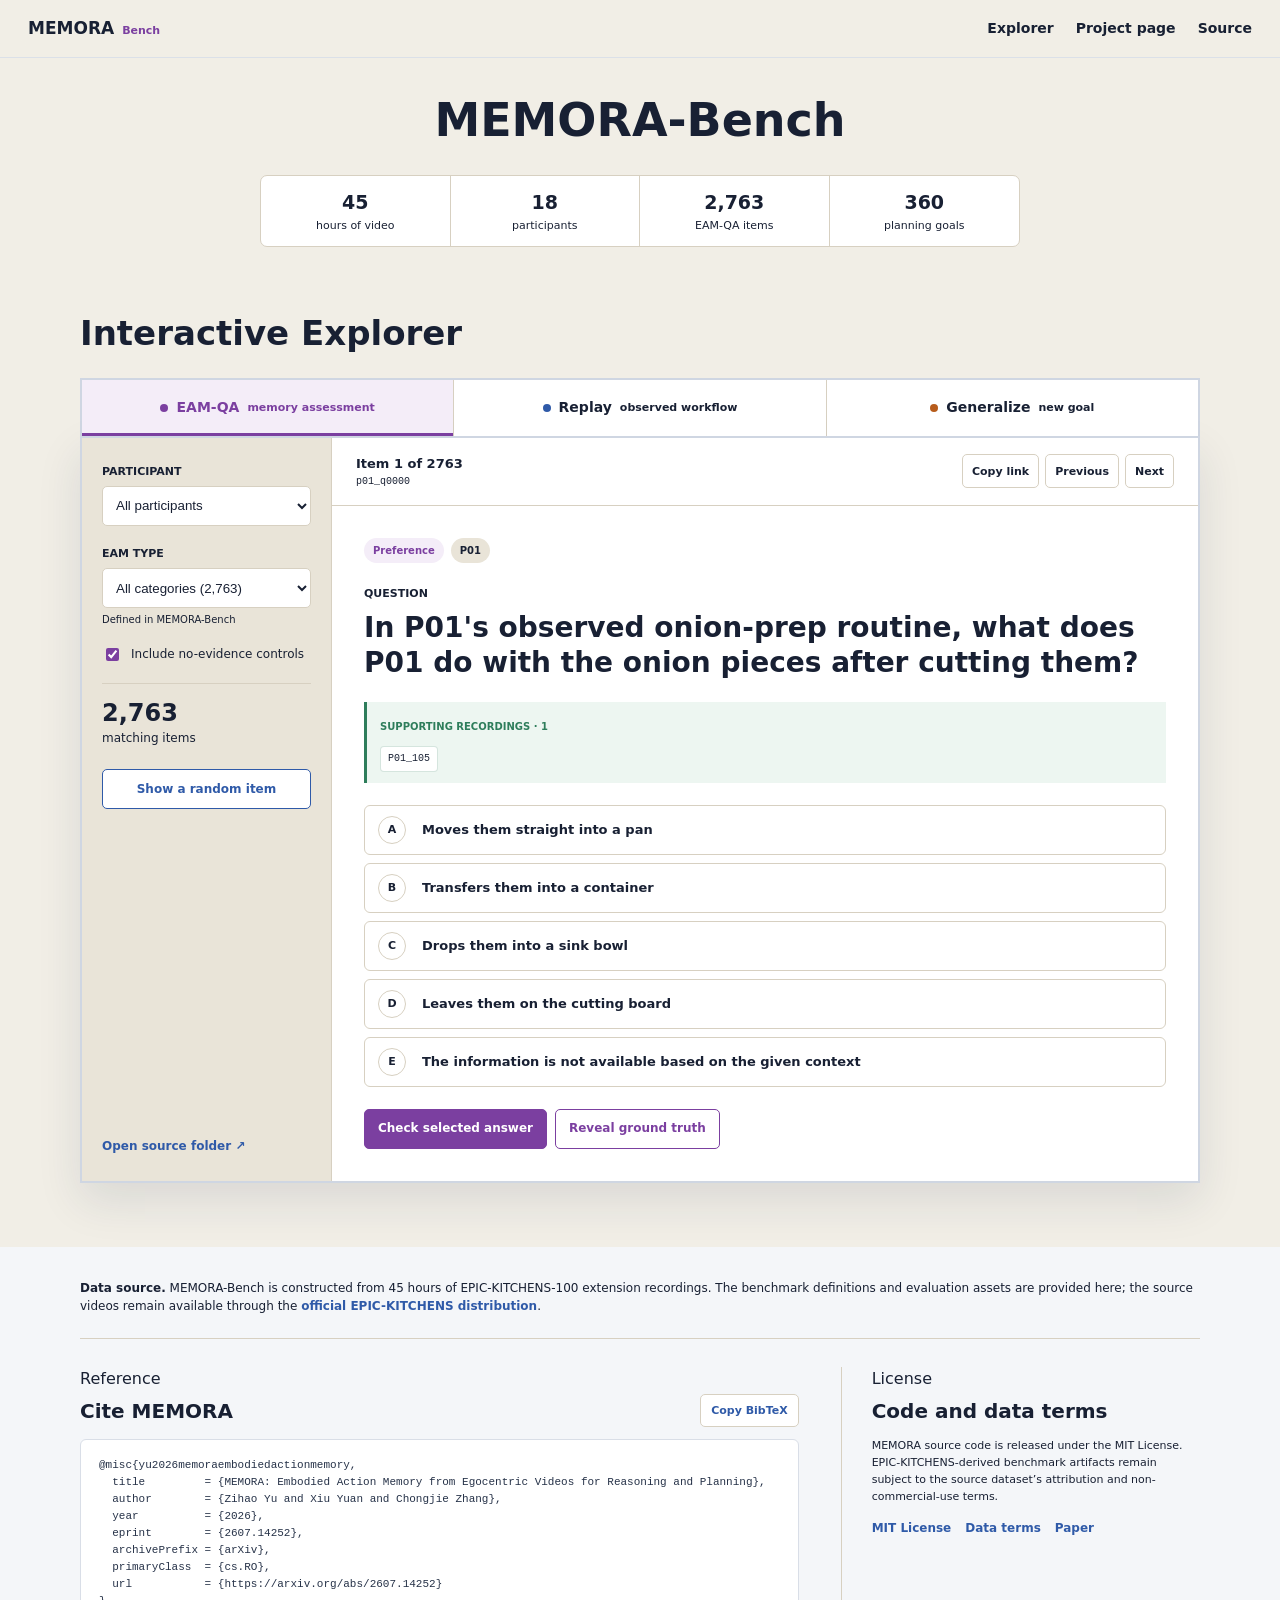
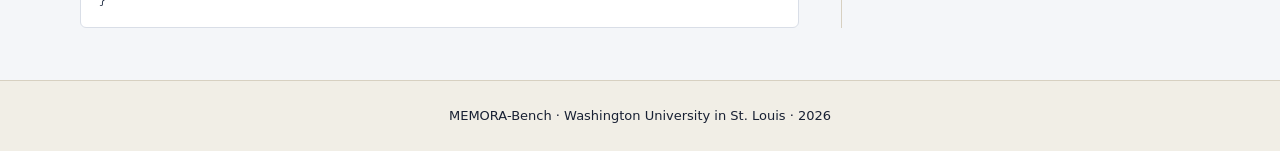
<file: website/benchmark-explorer.html>
<!doctype html>
<html lang="en">
  <head>
    <meta charset="utf-8">
    <meta name="viewport" content="width=device-width, initial-scale=1">
    <meta name="description" content="Explore EAM-QA questions, Replay tasks, Generalize tasks, and reference answers from MEMORA-Bench.">
    <title>MEMORA-Bench Explorer</title>
    <link rel="stylesheet" href="styles.css?v=35">
    <link rel="stylesheet" href="benchmark-explorer.css?v=2">
  </head>
  <body class="benchmark-page">
    <header class="site-nav benchmark-nav">
      <a class="wordmark" href="index.html">MEMORA</a>
      <nav aria-label="Benchmark navigation">
        <a href="#explorer">Explorer</a>
        <a href="index.html">Project page</a>
        <a href="https://github.com/yuzihaowashu/MEMORA/tree/main/src/memora_bench" target="_blank" rel="noopener">Source</a>
      </nav>
    </header>

    <main>
      <section class="bench-hero" id="overview">
        <div class="bench-hero-copy">
          <h1>MEMORA-Bench</h1>
        </div>

        <div class="scope-strip">
          <div><strong data-stat="videoHours">45</strong><span>hours of video</span></div>
          <div><strong data-stat="participants">18</strong><span>participants</span></div>
          <div><strong data-stat="eamQaStored">2,763</strong><span>EAM-QA items</span></div>
          <div><strong>360</strong><span>planning goals</span></div>
        </div>
      </section>

      <section class="explorer-section" id="explorer" aria-labelledby="explorer-title">
        <div class="explorer-heading">
          <h2 id="explorer-title">Interactive Explorer</h2>
        </div>

        <div class="protocol-tabs" role="tablist" aria-label="Benchmark protocol">
          <button class="protocol-tab active" type="button" role="tab" aria-selected="true" data-mode="eamQa"><span class="tab-dot qa-dot"></span>EAM-QA <small>memory assessment</small></button>
          <button class="protocol-tab" type="button" role="tab" aria-selected="false" data-mode="planningReplay"><span class="tab-dot replay-dot"></span>Replay <small>observed workflow</small></button>
          <button class="protocol-tab" type="button" role="tab" aria-selected="false" data-mode="planningGeneralize"><span class="tab-dot generalize-dot"></span>Generalize <small>new goal</small></button>
        </div>

        <div class="explorer-shell">
          <aside class="explorer-controls" aria-label="Benchmark filters">
            <div class="filter-group">
              <label for="participant-filter">Participant</label>
              <select id="participant-filter"><option value="all">All participants</option></select>
            </div>
            <div class="filter-group">
              <label for="type-filter" id="type-filter-label">Category</label>
              <select id="type-filter"><option value="all">All categories</option></select>
              <small id="type-filter-note">Defined by the released benchmark</small>
            </div>
            <label class="control-toggle" id="control-toggle-wrap">
              <input id="include-controls" type="checkbox" checked>
              <span>Include no-evidence controls</span>
            </label>
            <div class="filter-summary">
              <strong id="filtered-count">0</strong>
              <span>matching items</span>
            </div>
            <button class="control-button" id="random-item" type="button">Show a random item</button>
            <a class="source-link" id="source-link" href="https://github.com/yuzihaowashu/MEMORA/tree/main/src/memora_bench/eam_qa/questions" target="_blank" rel="noopener">Open source folder <span aria-hidden="true">&nearr;</span></a>
          </aside>

          <div class="item-viewer" aria-live="polite">
            <div class="item-toolbar">
              <div class="item-position"><span id="item-position">Item 1</span><small id="item-id"></small></div>
              <div class="toolbar-actions">
                <button id="copy-item-link" type="button" title="Copy a link to this item">Copy link</button>
                <button id="previous-item" type="button" title="Previous item" aria-label="Previous item">Previous</button>
                <button id="next-item" type="button" title="Next item" aria-label="Next item">Next</button>
              </div>
            </div>
            <article id="item-content" class="item-content"></article>
          </div>
        </div>
      </section>

      <section class="release-section" id="definitions" aria-label="Data source, citation, and license">
        <p class="data-source-note"><strong>Data source.</strong> MEMORA-Bench is constructed from 45 hours of EPIC-KITCHENS-100 extension recordings. The benchmark definitions and evaluation assets are provided here; the source videos remain available through the <a href="https://epic-kitchens.github.io/2025" target="_blank" rel="noopener">official EPIC-KITCHENS distribution</a>.</p>

        <div class="release-reference" aria-label="Citation and license">
          <div class="citation-block">
            <div class="citation-heading">
              <div>
                <p class="eyebrow">Reference</p>
                <h2>Cite MEMORA</h2>
              </div>
              <button id="copy-bibtex" type="button">Copy BibTeX</button>
            </div>
            <pre><code id="bibtex-entry">@misc{yu2026memoraembodiedactionmemory,
  title         = {MEMORA: Embodied Action Memory from Egocentric Videos for Reasoning and Planning},
  author        = {Zihao Yu and Xiu Yuan and Chongjie Zhang},
  year          = {2026},
  eprint        = {2607.14252},
  archivePrefix = {arXiv},
  primaryClass  = {cs.RO},
  url           = {https://arxiv.org/abs/2607.14252}
}</code></pre>
          </div>

          <aside class="license-block">
            <p class="eyebrow">License</p>
            <h2>Code and data terms</h2>
            <p>MEMORA source code is released under the MIT License. EPIC-KITCHENS-derived benchmark artifacts remain subject to the source dataset’s attribution and non-commercial-use terms.</p>
            <div class="meta-links">
              <a href="https://github.com/yuzihaowashu/MEMORA/blob/main/LICENSE" target="_blank" rel="noopener">MIT License</a>
              <a href="https://github.com/yuzihaowashu/MEMORA/blob/main/docs/DATA.md" target="_blank" rel="noopener">Data terms</a>
              <a href="https://arxiv.org/abs/2607.14252" target="_blank" rel="noopener">Paper</a>
            </div>
          </aside>
        </div>
      </section>
    </main>

    <footer><p>MEMORA-Bench &middot; Washington University in St. Louis &middot; 2026</p></footer>

    <script src="assets/benchmark-explorer-data.js"></script>
    <script src="benchmark-explorer.js"></script>
  </body>
</html>
</file>
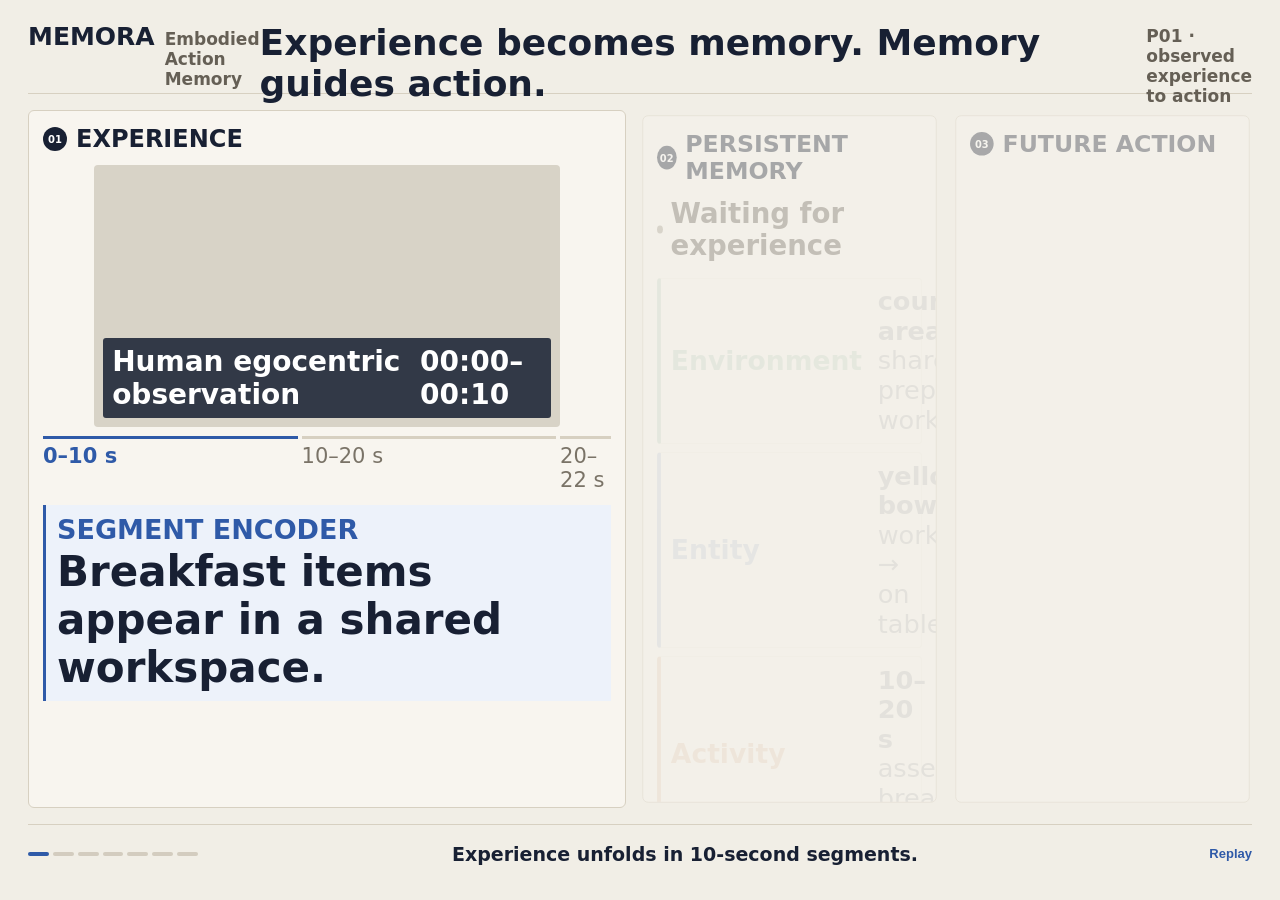
<file: website/motion-overview.html>
<!doctype html>
<html lang="en">
  <head>
    <meta charset="utf-8">
    <meta name="viewport" content="width=device-width, initial-scale=1">
    <title>MEMORA motion overview</title>
    <link rel="stylesheet" href="motion-overview.css">
  </head>
  <body data-scene="0">
    <main class="film" aria-label="Animated overview of the MEMORA lifecycle">
      <header class="film-header">
        <div>
          <strong>MEMORA</strong>
          <span>Embodied Action Memory</span>
        </div>
        <h1>Experience becomes memory. Memory guides action.</h1>
        <p>P01 · observed experience to action</p>
      </header>

      <section class="film-grid">
        <article class="film-panel experience-panel">
          <div class="panel-title"><span>01</span><strong>Experience</strong></div>
          <div class="video-shell human-video">
            <video id="human-video" muted playsinline preload="auto">
              <source src="assets/demo_videos/human-prepare-breakfast.mp4" type="video/mp4">
            </video>
            <div class="video-caption">
              <span>Human egocentric observation</span>
              <strong id="segment-time">00:00–00:10</strong>
            </div>
          </div>
          <div class="segment-track" aria-hidden="true">
            <span class="active">0–10 s</span>
            <span>10–20 s</span>
            <span>20–22 s</span>
          </div>
          <div class="observation-line" id="observation-line">
            <span>Segment Encoder</span>
            <strong>Breakfast items appear in a shared workspace.</strong>
          </div>
        </article>

        <article class="film-panel memory-panel">
          <div class="panel-title"><span>02</span><strong>Persistent memory</strong></div>
          <div class="memory-flow">
            <div class="memory-status"><i></i><span id="memory-status">Waiting for experience</span></div>

            <div class="store-row env-store">
              <span>Environment</span>
              <p><strong>counter area</strong><br>shared preparation workspace</p>
            </div>
            <div class="store-row ent-store">
              <span>Entity</span>
              <p><strong>yellow bowl</strong><br><em>workspace → on table</em></p>
            </div>
            <div class="store-row act-store">
              <span>Activity</span>
              <p><strong>10–20 s</strong><br>assembles breakfast items</p>
            </div>
            <div class="store-row inf-store">
              <span>Inferred Knowledge</span>
              <p><strong>Across completed episodes</strong><br>repeated evidence becomes a reusable procedure</p>
            </div>

            <div class="edit-stream" aria-label="Meaningful memory edits">
              <div><b>UPDATE</b><span>bread</span><small>wrapped → unwrapped</small></div>
              <div><b>UPDATE</b><span>tea packet</span><small>hand → yellow bowl</small></div>
              <div><b>ADD</b><span>yellow spoon</span><small>first observed</small></div>
            </div>
          </div>
        </article>

        <article class="film-panel action-panel">
          <div class="panel-title"><span>03</span><strong>Future action</strong></div>
          <div class="goal-card">
            <span>New goal</span>
            <p>Prepare the participant's breakfast setup.</p>
          </div>
          <div class="evidence-query">
            <span>Relevant memory</span>
            <div><i class="ent-dot"></i>yellow bowl · red tea packet</div>
            <div><i class="ent-dot"></i>yellow spoon · bread slices</div>
            <div><i class="env-dot"></i>workspace · on table</div>
          </div>
          <div class="generated-plan">
            <span>Memory-grounded plan</span>
            <ol>
              <li>Grasp the yellow bowl.</li>
              <li>Retrieve the red tea packet.</li>
              <li>Retrieve the yellow spoon.</li>
              <li>Bring the bread slices.</li>
            </ol>
          </div>
          <div class="video-shell robot-video">
            <video id="robot-video" muted playsinline preload="auto">
              <source src="assets/demo_videos/robot-prepare-breakfast.mp4" type="video/mp4">
            </video>
            <div class="video-caption"><span>Robot grounding</span><strong>2.0×</strong></div>
          </div>
        </article>
      </section>

      <footer class="film-footer">
        <div class="scene-progress" aria-hidden="true">
          <span class="active"></span><span></span><span></span><span></span><span></span><span></span><span></span>
        </div>
        <p id="scene-caption">Experience unfolds in 10-second segments.</p>
        <button id="replay-film" type="button" aria-label="Replay animation">Replay</button>
      </footer>
    </main>
    <script src="motion-overview.js"></script>
  </body>
</html>
</file>
<file: website/styles.css>
:root {
  color-scheme: light;
  --ink: #182033;
  --line: #d7d0c1;
  --soft: #e9e4d8;
  --paper: #f1eee6;
  --surface: #faf8f2;
  --env: #2e7d5b;
  --ent: #2f5aa8;
  --act: #b75c1b;
  --inf: #7b3fa0;
  --env-tint: #edf6f1;
  --ent-tint: #edf2fa;
  --act-tint: #fff2e8;
  --inf-tint: #f4edf8;
  --shadow: none;
}

* { box-sizing: border-box; }
html { scroll-behavior: smooth; }
body {
  margin: 0;
  background: var(--paper);
  color: var(--ink);
  font-family: Inter, ui-sans-serif, system-ui, -apple-system, BlinkMacSystemFont, "Segoe UI", sans-serif;
  line-height: 1.55;
}
a { color: inherit; text-decoration: none; }
button { font: inherit; }
img, video { display: block; max-width: 100%; }
main { overflow: hidden; }
h1, h2, h3, h4, p { margin-top: 0; }

.site-nav {
  position: sticky;
  top: 0;
  z-index: 20;
  display: flex;
  align-items: center;
  justify-content: space-between;
  min-height: 58px;
  border-bottom: 1px solid rgba(217, 222, 232, 0.9);
  padding: 0 28px;
  background: rgba(241, 238, 230, 0.94);
  backdrop-filter: blur(12px);
}
.wordmark { color: var(--ink); font-size: 17px; font-weight: 900; }
.nav-toggle { display: none; }
.site-nav nav { display: flex; gap: 22px; }
.site-nav nav a { color: var(--ink); font-size: 14px; font-weight: 700; }
.site-nav nav a:hover { color: var(--ent); }

.hero, .section {
  width: min(1080px, calc(100% - 40px));
  margin: 0 auto;
  padding: 68px 0;
}
.hero { width: min(1320px, calc(100% - 40px)); padding-top: 70px; }
.hero-copy { max-width: 1320px; margin: 0 auto 44px; text-align: center; }
h1 {
  margin-bottom: 24px;
  font-size: clamp(22px, 2.1vw, 30px);
  font-weight: 600;
  line-height: 1.2;
  letter-spacing: 0;
  white-space: nowrap;
}
h1 strong { font-weight: 900; }
.hero-thesis {
  max-width: 900px;
  margin: 24px auto 0;
  color: #4d6b93;
  font-family: "Snell Roundhand", "Segoe Script", "Bradley Hand", cursive;
  font-size: 23px;
  font-style: normal;
  font-weight: 600;
  line-height: 1.35;
  letter-spacing: 0;
}
.authors { margin-bottom: 4px; font-size: 17px; font-weight: 700; }
.affiliation { margin-bottom: 24px; color: var(--ink); font-size: 15px; }
.acceptance-banner {
  position: relative;
  isolation: isolate;
  display: flex;
  flex-direction: column;
  align-items: center;
  justify-content: center;
  gap: 3px;
  width: min(520px, 100%);
  max-width: 100%;
  margin: 0 auto 15px;
  padding: 13px 28px;
  color: #4e4670;
  text-align: center;
  transition: filter 160ms ease, transform 160ms ease;
}
.acceptance-banner::before {
  position: absolute;
  z-index: -1;
  inset: 1px -4px;
  border-radius: 4px;
  background: linear-gradient(92deg, rgba(126, 224, 188, 0.62), rgba(143, 190, 255, 0.58) 30%, rgba(203, 162, 255, 0.55) 57%, rgba(255, 174, 166, 0.58) 80%, rgba(255, 222, 125, 0.64));
  filter: blur(4px);
  content: "";
}
.acceptance-banner:hover {
  filter: brightness(1.04);
  transform: translateY(-1px);
}
.acceptance-banner span {
  color: #51486d;
  font-size: 15px;
  font-weight: 750;
  line-height: 1.2;
}
.acceptance-banner strong {
  color: #449c56;
  font-size: clamp(23px, 2.4vw, 28px);
  font-weight: 850;
  line-height: 1.15;
}
.venue-links { display: flex; justify-content: center; gap: 9px; margin: 2px 0 14px; color: #635d52; font-size: 13px; font-weight: 700; }
.venue-links a:hover { color: var(--ent); text-decoration: underline; }
.resource-row { display: flex; flex-wrap: wrap; justify-content: center; gap: 0; margin-top: 18px; }
.button {
  display: inline-flex;
  align-items: center;
  gap: 8px;
  min-height: auto;
  border: 0;
  border-radius: 0;
  padding: 3px 0;
  background: transparent;
  color: var(--ent);
  font-size: 15px;
  font-weight: 750;
  transition: color 160ms ease;
}
.resource-row .button + .button::before {
  display: inline-block;
  margin: 0 10px;
  color: #756c5d;
  font-weight: 500;
  content: "·";
}
.button:hover { color: var(--inf); text-decoration: underline; }
.button.primary { background: transparent; color: var(--ent); }
.button.disabled { cursor: default; }

.motion-overview {
  width: min(1120px, 90%);
  margin: 0 auto;
  border: 0;
  border-radius: 0;
  padding: 0;
  box-shadow: none;
}
.motion-overview video {
  width: 100%;
  aspect-ratio: 16 / 7;
  border: 1px solid var(--line);
  border-radius: 5px;
  background: var(--surface);
  object-fit: contain;
}
.motion-overview figcaption {
  margin-top: 12px;
  text-align: center;
  font-size: 13px;
  font-weight: 700;
}
.motion-overview figcaption a { color: var(--ent); }
.motion-overview figcaption a:hover { text-decoration: underline; }
.about-section {
  width: min(1120px, calc(100% - 40px));
  border-top: 1px solid var(--line);
}
.about-grid {
  display: grid;
  grid-template-columns: minmax(0, 1.12fr) minmax(0, 0.88fr);
  align-items: start;
  gap: 72px;
}
.abstract-block h2, .features-block h2 {
  margin-bottom: 24px;
  font-size: clamp(28px, 3vw, 38px);
  line-height: 1.15;
}
.abstract-block p {
  margin-bottom: 14px;
  font-size: 16px;
  line-height: 1.65;
}
.abstract-block p:last-child { margin-bottom: 0; }
.features-block {
  border-left: 1px solid var(--line);
  padding-left: 48px;
}
.feature-list article {
  --feature-color: var(--ent);
  border-top: 1px solid var(--line);
  padding: 17px 0 18px;
}
.feature-list article:nth-child(2) { --feature-color: var(--env); }
.feature-list article:nth-child(3) { --feature-color: var(--act); }
.feature-list article:nth-child(4) { --feature-color: var(--inf); }
.feature-list h3 {
  display: flex;
  align-items: center;
  gap: 10px;
  margin-bottom: 7px;
  font-size: 17px;
}
.feature-list h3::before {
  flex: 0 0 auto;
  width: 8px;
  height: 8px;
  border-radius: 50%;
  background: var(--feature-color);
  content: "";
}
.feature-list p {
  margin: 0;
  font-size: 14px;
  line-height: 1.65;
}
.section-heading { max-width: 820px; margin-bottom: 32px; }
.section-heading.centered { margin-right: auto; margin-left: auto; text-align: center; }
.section-heading h2 {
  margin: 0;
  font-size: clamp(28px, 3.5vw, 40px);
  line-height: 1.15;
  letter-spacing: 0;
}
.section-lead {
  max-width: 760px;
  margin: 16px auto 0;
  color: var(--ink);
  font-size: 16px;
  line-height: 1.7;
}
.section + .section { border-top: 1px solid var(--line); }

.lifecycle-shell { border: 1px solid var(--line); border-radius: 0; background: var(--surface); box-shadow: none; }
.lifecycle-tabs { display: grid; grid-template-columns: repeat(4, 1fr); border-bottom: 1px solid var(--line); }
.lifecycle-tab {
  display: flex;
  align-items: center;
  justify-content: center;
  gap: 9px;
  min-height: 58px;
  border: 0;
  border-right: 1px solid var(--line);
  padding: 10px;
  background: var(--surface);
  color: var(--ink);
  cursor: pointer;
  font-size: 13px;
  font-weight: 800;
}
.lifecycle-tab:last-child { border-right: 0; }
.lifecycle-tab span { display: grid; place-items: center; width: 22px; height: 22px; border: 1px solid var(--line); border-radius: 50%; font-size: 10px; }
.lifecycle-tab.active { box-shadow: inset 0 -3px var(--ent); color: var(--ent); background: var(--ent-tint); }
.lifecycle-tab.active span { border-color: var(--ent); background: var(--ent); color: #fff; }
.lifecycle-panel { display: grid; grid-template-columns: 0.9fr 1.1fr; min-height: 430px; }
.phase-copy { display: flex; flex-direction: column; justify-content: center; padding: 42px; }
.phase-time { margin-bottom: 13px; color: var(--ent); font-size: 14px; font-weight: 800; }
.phase-copy h3 { margin-bottom: 13px; font-size: 29px; line-height: 1.16; }
.phase-copy > p:not(.phase-time) { color: var(--ink); font-size: 16px; }
.text-button, .json-button {
  align-self: flex-start;
  border: 0;
  border-bottom: 1px solid var(--ent);
  padding: 4px 0;
  background: transparent;
  color: var(--ent);
  cursor: pointer;
  font-size: 13px;
  font-weight: 850;
}
.phase-copy .text-button { margin-top: 12px; }
.text-button span { margin-left: 5px; }
.phase-visual { display: flex; flex-direction: column; justify-content: center; gap: 14px; border-left: 1px solid var(--line); padding: 34px; background: var(--surface); }
.observation-window { position: relative; overflow: hidden; border-radius: 6px; aspect-ratio: 16 / 10; background: #111827; }
.observation-window img { width: 100%; height: 100%; object-fit: cover; }
.time-code { position: absolute; right: 9px; bottom: 9px; border-radius: 4px; padding: 4px 7px; background: rgba(10, 16, 28, 0.8); color: #fff; font-size: 11px; font-weight: 800; }
.edit-ledger { display: grid; gap: 10px; }
.edit-ledger > div { display: grid; grid-template-columns: 82px 1fr; align-items: center; border: 1px solid var(--line); border-radius: 6px; padding: 13px; background: var(--surface); }
.edit-ledger p { margin: 0; font-size: 14px; }
.op { font-size: 12px; font-weight: 900; }.op.update { color: var(--ent); }.op.add { color: var(--env); }
.episode-row { display: grid; grid-template-columns: repeat(3, 1fr); gap: 8px; }
.episode-row div { border: 1px solid var(--line); border-radius: 6px; padding: 12px; background: var(--surface); }
.episode-row small { color: var(--ink); font-size: 12px; font-weight: 800; }
.episode-row p { margin: 8px 0 0; font-size: 14px; font-weight: 750; }
.consolidated-card { border-left: 4px solid var(--inf); border-radius: 6px; padding: 18px; background: var(--inf-tint); }
.consolidated-card span { color: var(--inf); font-size: 12px; font-weight: 900; }
.consolidated-card h4 { margin: 6px 0 3px; font-size: 19px; }.consolidated-card p { margin: 0; color: var(--ink); font-size: 14px; }
.tool-chain { display: grid; gap: 10px; }.tool-chain > span { color: var(--ink); text-align: center; }
.tool-chain code { border: 1px solid var(--line); border-radius: 6px; padding: 13px; background: var(--surface); color: var(--ent); font-size: 13px; }
.mini-plan { border-left: 4px solid var(--act); padding: 16px; background: var(--act-tint); }.mini-plan p { margin: 4px 0 0; font-size: 14px; }
.flip-card { position: relative; cursor: pointer; perspective: 1200px; }
.flip-card::after { position: absolute; z-index: 4; top: 8px; right: 10px; color: #827a6d; font-size: 15px; font-weight: 800; content: "↻"; opacity: .72; transition: color 160ms ease, transform 200ms ease; }
.flip-card:hover::after, .flip-card:focus-visible::after { color: var(--ent); transform: rotate(35deg); }
.flip-card:focus-visible { outline: 3px solid rgba(47, 90, 168, 0.35); outline-offset: 3px; }
.store-card:hover, .plan-disclosure:hover { border-color: rgba(47, 90, 168, 0.45); }
.flip-card-inner {
  position: relative;
  width: 100%;
  min-height: inherit;
  transform-style: preserve-3d;
  transition: transform 440ms cubic-bezier(.2, .75, .25, 1);
}
.flip-card.is-flipped .flip-card-inner { transform: rotateY(180deg); }
.flip-face {
  position: absolute;
  inset: 0;
  -webkit-backface-visibility: hidden;
  backface-visibility: hidden;
}
.flip-back { transform: rotateY(180deg); }
.store-strip { display: grid; grid-template-columns: repeat(4, 1fr); margin-top: 20px; gap: 10px; }
.store-card { min-height: 106px; border: 1px solid var(--line); border-top: 4px solid; border-radius: 0; background: var(--surface); }
.store-card .flip-face { display: flex; align-items: center; justify-content: center; padding: 16px; text-align: center; }
.store-card span { font-size: 16px; font-weight: 850; }
.store-card p { margin: 0; color: var(--ink); font-size: 14px; }
.store-card.env .flip-front span { color: var(--env); }.store-card.ent .flip-front span { color: var(--ent); }.store-card.act .flip-front span { color: var(--act); }.store-card.inf .flip-front span { color: var(--inf); }
.store-strip .env { border-top-color: var(--env); }.store-strip .ent { border-top-color: var(--ent); }.store-strip .act { border-top-color: var(--act); }.store-strip .inf { border-top-color: var(--inf); }

.planning-section { width: min(1080px, calc(100% - 40px)); padding-right: 0; padding-left: 0; }
.planning-case { overflow: hidden; border: 1px solid var(--line); border-radius: 0; background: var(--surface); box-shadow: none; }
.goal-row { display: grid; grid-template-columns: 130px 1fr; align-items: center; gap: 12px; border-bottom: 1px solid var(--line); padding: 20px 24px; }
.goal-row span { color: var(--ent); font-size: 14px; font-weight: 800; }.goal-row strong { font-size: 19px; }
.planning-flow { display: grid; grid-template-columns: 0.92fr 1.08fr; }
.retrieval-column, .plan-column { padding: 28px; }.plan-column { border-left: 1px solid var(--line); }
.flow-heading { display: flex; align-items: center; gap: 11px; margin-bottom: 20px; }
.flow-heading > span { display: grid; place-items: center; width: 28px; height: 28px; border-radius: 50%; background: var(--ent); color: #fff; font-size: 11px; font-weight: 900; }
.flow-heading h3 { margin: 0; font-size: 18px; }
.query-list { display: flex; flex-wrap: wrap; gap: 7px; margin-bottom: 18px; }
.query-list span { border-radius: 2px; padding: 5px 9px; font-size: 13px; font-weight: 750; }
.query-list .env { background: var(--env-tint); color: var(--env); }.query-list .ent { background: var(--ent-tint); color: var(--ent); }.query-list .act { background: var(--act-tint); color: var(--act); }.query-list .inf { background: var(--inf-tint); color: var(--inf); }
.evidence-stack { display: grid; grid-template-columns: 1fr 1fr; gap: 8px; }
.memory-card { min-height: 124px; border: 1px solid var(--line); border-left: 4px solid; border-radius: 0; padding: 14px; }
.memory-card span { font-size: 13px; font-weight: 850; }.memory-card p { margin: 7px 0 0; color: var(--ink); font-size: 14px; }
.memory-card.env { border-left-color: var(--env); }.memory-card.env span { color: var(--env); }.memory-card.ent { border-left-color: var(--ent); }.memory-card.ent span { color: var(--ent); }.memory-card.act { border-left-color: var(--act); }.memory-card.act span { color: var(--act); }.memory-card.inf { border-left-color: var(--inf); }.memory-card.inf span { color: var(--inf); }
.plan-disclosure { border: 1px solid var(--line); background: var(--paper); }
.plan-disclosure > summary { position: relative; display: flex; min-height: 390px; flex-direction: column; align-items: center; justify-content: center; gap: 14px; padding: 30px 54px; cursor: pointer; text-align: center; list-style: none; }
.plan-disclosure > summary::-webkit-details-marker { display: none; }
.plan-disclosure > summary::after { position: absolute; right: 22px; bottom: 20px; color: var(--act); font-size: 24px; font-weight: 800; content: "+"; }
.plan-disclosure[open] > summary { min-height: 0; border-bottom: 1px solid var(--line); padding-top: 20px; padding-bottom: 20px; }
.plan-disclosure[open] > summary::after { content: "−"; }
.plan-disclosure > summary strong { color: var(--act); font-size: clamp(24px, 3vw, 34px); line-height: 1.15; }
.plan-disclosure > summary span { max-width: 390px; font-size: 15px; line-height: 1.6; }
.plan-disclosure-body { padding: 12px; background: var(--surface); }
.long-plan { display: grid; grid-template-columns: 1fr 1fr; gap: 7px 20px; margin: 0 0 18px; padding: 0; list-style: none; counter-reset: plan; }
.long-plan li { position: relative; min-height: 45px; padding: 8px 8px 8px 35px; border-bottom: 1px solid var(--line); font-size: 14px; counter-increment: plan; }
.long-plan li::before { position: absolute; top: 8px; left: 0; display: grid; place-items: center; width: 24px; height: 24px; border-radius: 50%; background: var(--act-tint); color: var(--act); font-size: 10px; font-weight: 900; content: counter(plan); }
.plan-rationale { margin: 15px 0 0; border-left: 3px solid var(--act); padding-left: 12px; color: var(--ink); font-size: 14px; }
.plan-evidence { display: grid; gap: 7px; }
.plan-evidence[hidden] { display: none; }
.plan-evidence p { margin: 0 0 3px; }
.evidence-label {
  display: inline-flex;
  align-items: center;
  width: fit-content;
  border: 1px solid var(--line);
  border-radius: 999px;
  padding: 4px 8px;
  background: var(--surface);
  color: var(--ink);
  font-size: 10px;
  font-weight: 850;
  line-height: 1;
  letter-spacing: 0;
}
.phase-copy > .evidence-label { margin-top: 14px; }
.evidence-label.trace { border-color: rgba(183, 92, 27, .35); background: var(--act-tint); color: var(--act); }
.evidence-label.memory { border-color: rgba(47, 90, 168, .32); background: var(--ent-tint); color: var(--ent); }
.evidence-label.retrieval { border-color: rgba(123, 63, 160, .32); background: var(--inf-tint); color: var(--inf); }
.evidence-label.appendix { background: var(--paper); }
.plan-evidence code {
  display: block;
  border-radius: 4px;
  padding: 7px 9px;
  background: var(--inf-tint);
  color: var(--inf);
  font-size: 12px;
  overflow-wrap: anywhere;
}

.task-switch { display: flex; justify-content: center; gap: 4px; margin-bottom: 20px; }
.robot-interface { display: flex; align-items: center; justify-content: center; gap: 10px; margin: 34px auto 12px; color: var(--ink); font-size: 13px; font-weight: 800; }
.robot-interface span { border: 1px solid var(--line); padding: 8px 12px; background: var(--surface); }
.robot-interface i { color: var(--act); font-style: normal; }
.robot-scope { display: flex; align-items: center; justify-content: center; gap: 9px; max-width: 780px; margin: 0 auto 22px; color: var(--ink); font-size: 12px; line-height: 1.45; text-align: center; }
.task-switch button { border: 1px solid var(--line); padding: 9px 16px; background: var(--surface); color: var(--ink); cursor: pointer; font-size: 14px; font-weight: 750; }
.task-switch button:first-child { border-radius: 6px 0 0 6px; }.task-switch button:last-child { border-radius: 0 6px 6px 0; }
.task-switch button.active { border-color: var(--ent); background: var(--ent); color: #fff; }
.robot-demo { display: grid; grid-template-columns: 1fr 0.82fr 1fr; gap: 12px; align-items: stretch; }
.robot-demo[hidden] { display: none; }
.video-panel, .compact-plan { overflow: hidden; border: 1px solid var(--line); border-radius: 0; background: var(--surface); }
.panel-head { display: flex; align-items: center; justify-content: space-between; min-height: 46px; border-bottom: 1px solid var(--line); padding: 10px 13px; }
.panel-head span { font-size: 15px; font-weight: 800; }
.panel-head small { color: var(--ent); font-size: 10px; font-weight: 850; text-align: right; text-transform: uppercase; }
.video-panel video { width: 100%; aspect-ratio: 16 / 9; object-fit: cover; background: #111827; }
.compact-plan { display: flex; flex-direction: column; }.compact-plan ol { display: grid; gap: 9px; margin: 0; padding: 18px 18px 10px 46px; font-size: 14px; }.compact-plan .json-button { margin: auto 18px 18px; }

.subsection-divider { margin-top: 68px; border-top: 1px solid var(--line); padding-top: 64px; }

.benchmark-section { width: min(1080px, calc(100% - 40px)); padding-right: 0; padding-left: 0; }
.benchmark-protocols { display: grid; grid-template-columns: 1.15fr 0.85fr; align-items: start; gap: 14px; }
.benchmark-protocols article { border: 1px solid var(--line); border-radius: 0; padding: 24px; background: var(--surface); }
.benchmark-protocols .planning-protocol { border-top: 3px solid var(--act); }
.benchmark-protocols .memory-protocol { border-top: 3px solid var(--ent); }
.benchmark-protocols h3 { margin-bottom: 16px; font-size: 20px; }
.planning-example-tabs { display: grid; grid-template-columns: 1fr 1fr; gap: 1px; margin: -2px 0 18px; background: var(--line); }
.planning-example-tabs button { border: 0; padding: 11px 12px; background: var(--surface); color: var(--ink); cursor: pointer; font-size: 12px; font-weight: 800; }
.planning-example-tabs button.active { background: var(--act-tint); color: var(--act); box-shadow: inset 0 -3px 0 var(--act); }
.planning-example-panel[hidden] { display: none; }
.trace-flow { display: flex; align-items: center; gap: 7px; margin-bottom: 16px; color: var(--ink); font-size: 11px; font-weight: 800; }
.trace-flow span { flex: 1; border: 1px solid var(--line); padding: 8px 6px; background: var(--surface); text-align: center; }
.trace-flow i { color: var(--act); font-style: normal; }
.example-question { min-height: 54px; margin-bottom: 14px; font-size: 15px; font-weight: 780; }
.choice-list { display: grid; grid-template-columns: 1fr 1fr; gap: 5px; }.choice-list span { border: 1px solid var(--line); border-radius: 0; padding: 8px; color: var(--ink); font-size: 13px; }.choice-list .correct { border-color: rgba(46, 125, 91, 0.45); background: var(--env-tint); color: var(--env); font-weight: 850; }
.trace-instruction { margin: -2px 0 12px; color: var(--ink); font-size: 13px; }
.tool-trace { display: grid; gap: 7px; }
.tool-step { border-left: 3px solid var(--inf); background: var(--inf-tint); }
.tool-step.entity-route { border-left-color: var(--ent); background: var(--ent-tint); }
.tool-step.environment-route { border-left-color: var(--env); background: var(--env-tint); }
.tool-step.activity-route { border-left-color: var(--act); background: var(--act-tint); }
.tool-step.entity-route summary { color: var(--ent); }
.tool-step.environment-route summary { color: var(--env); }
.tool-step.activity-route summary { color: var(--act); }
.tool-step summary { position: relative; padding: 10px 38px 10px 11px; color: var(--inf); cursor: pointer; list-style: none; }
.tool-step summary::-webkit-details-marker { display: none; }
.tool-step summary::after { position: absolute; top: 50%; right: 13px; font-size: 18px; font-weight: 700; content: "+"; transform: translateY(-50%); }
.tool-step[open] summary::after { content: "−"; }
.tool-step summary code { font-size: 13px; }
.tool-result { border-top: 1px solid rgba(123, 63, 160, .2); padding: 14px; background: var(--surface); color: var(--ink); }
.tool-result > strong { display: block; margin: 3px 0 5px; font-size: 15px; }
.tool-result p { margin: 0 0 10px; font-size: 13px; }
.result-label { color: var(--inf); font-size: 11px; font-weight: 850; text-transform: uppercase; }
.tool-result dl { display: grid; gap: 5px; margin: 10px 0; }
.tool-result dl div { display: grid; grid-template-columns: 92px 1fr; gap: 8px; }
.tool-result dt { color: var(--inf); font-size: 12px; font-weight: 800; }
.tool-result dd { margin: 0; font-size: 12px; }
.tool-result .planner-decision { margin: 12px 0 0; border-top: 1px solid var(--line); padding-top: 10px; }
.retrieval-candidates { display: grid; grid-template-columns: repeat(3, minmax(0, 1fr)); gap: 8px; margin-top: 8px; }
.retrieval-candidates.two-up { grid-template-columns: repeat(2, minmax(0, 1fr)); }
.retrieval-candidate { border: 1px solid var(--line); border-top: 3px solid var(--inf); padding: 11px; background: var(--surface); }
.retrieval-candidate.entity-candidate { border-top-color: var(--ent); }
.retrieval-candidate.environment-candidate { border-top-color: var(--env); }
.retrieval-candidate.activity-candidate { border-top-color: var(--act); }
.retrieval-candidate.entity-candidate .candidate-head { color: var(--ent); }
.retrieval-candidate.environment-candidate .candidate-head { color: var(--env); }
.retrieval-candidate.activity-candidate .candidate-head { color: var(--act); }
.retrieval-candidate.selected { border-color: rgba(46, 125, 91, .48); border-top-color: var(--env); background: var(--env-tint); }
.candidate-head { display: flex; align-items: baseline; justify-content: space-between; gap: 8px; margin-bottom: 7px; color: var(--inf); font-size: 10px; font-weight: 850; text-transform: uppercase; }
.retrieval-candidate.selected .candidate-head { color: var(--env); }
.retrieval-candidate.selected.entity-candidate { border-color: rgba(47, 90, 168, .42); border-top-color: var(--ent); background: var(--ent-tint); }
.retrieval-candidate.selected.activity-candidate { border-color: rgba(183, 92, 27, .42); border-top-color: var(--act); background: var(--act-tint); }
.retrieval-candidate.selected.entity-candidate .candidate-head { color: var(--ent); }
.retrieval-candidate.selected.activity-candidate .candidate-head { color: var(--act); }
.candidate-head strong { font-size: 12px; }
.retrieval-candidate h4 { margin: 0 0 6px; font-size: 13px; line-height: 1.25; }
.retrieval-candidate p { margin-bottom: 8px; font-size: 12px; line-height: 1.4; }
.retrieval-candidate small { display: block; color: var(--ink); font-size: 10px; line-height: 1.35; }
.generated-plan { margin-top: 14px; border: 1px solid rgba(183, 92, 27, .4); background: var(--act-tint); }
.generated-plan summary { position: relative; padding: 11px 38px 11px 13px; color: var(--act); cursor: pointer; font-size: 14px; font-weight: 850; list-style: none; }
.generated-plan summary::-webkit-details-marker { display: none; }
.generated-plan summary::after { position: absolute; top: 50%; right: 13px; font-size: 18px; content: "+"; transform: translateY(-50%); }
.generated-plan[open] summary::after { content: "−"; }
.generated-plan ol { display: grid; gap: 7px; margin: 0; border-top: 1px solid rgba(183, 92, 27, .25); padding: 14px 18px 16px 36px; background: var(--surface); font-size: 13px; }
.protocol-result { margin: 15px 0 0; color: var(--ink); font-size: 14px; }
.trace-labels { display: flex; flex-wrap: wrap; gap: 6px; margin: 12px 0 0; color: var(--ink); font-size: 10px; line-height: 1.45; }
.trace-note { margin: 7px 0 0; color: var(--ink); font-size: 11px; line-height: 1.45; }
.benchmark-stats { display: grid; grid-template-columns: repeat(5, 1fr); margin-top: 14px; border: 1px solid var(--line); background: var(--line); gap: 1px; }
.benchmark-stats div { padding: 18px 10px; background: var(--surface); text-align: center; }.benchmark-stats strong { display: block; font-size: 24px; }.benchmark-stats span { color: var(--ink); font-size: 13px; }
.benchmark-explorer-link { display: flex; flex-wrap: wrap; justify-content: center; gap: 9px; margin-top: 20px; }

.result-metrics { display: grid; grid-template-columns: repeat(3, 1fr); gap: 12px; margin-bottom: 20px; }
.result-metrics article { min-height: 130px; border-top: 3px solid var(--ent); padding: 20px 0; }
.result-metrics strong { display: block; margin-bottom: 14px; color: var(--ent); font-size: 36px; line-height: 1; }.result-metrics span { color: var(--ink); font-size: 15px; }
.mechanism-evidence { display: grid; grid-template-columns: repeat(3, 1fr); gap: 1px; margin: 0 0 14px; border: 1px solid var(--line); background: var(--line); }
.mechanism-evidence article { display: grid; grid-template-columns: auto auto 1fr; align-items: center; gap: 7px; padding: 15px; background: var(--surface); }
.mechanism-evidence span { color: var(--ent); font-size: 12px; font-weight: 850; }
.mechanism-evidence i { color: var(--act); font-style: normal; }
.mechanism-evidence strong { font-size: 13px; }
.mechanism-evidence small { grid-column: 1 / -1; color: var(--ink); font-size: 11px; line-height: 1.4; }
.metric-definition { margin: 0 0 22px; border-left: 3px solid var(--act); background: var(--act-tint); }
.metric-definition summary { position: relative; padding: 11px 38px 11px 13px; color: var(--act); cursor: pointer; font-size: 13px; font-weight: 850; list-style: none; }
.metric-definition summary::-webkit-details-marker { display: none; }
.metric-definition summary::after { position: absolute; top: 50%; right: 13px; font-size: 18px; content: "+"; transform: translateY(-50%); }
.metric-definition[open] summary::after { content: "−"; }
.metric-definition p { margin: 0; border-top: 1px solid rgba(183,92,27,.22); padding: 12px 14px; background: var(--surface); font-size: 13px; }
.results-tabs { display: flex; justify-content: center; gap: 4px; margin: 6px 0 24px; }
.results-tabs button { border: 1px solid var(--line); padding: 9px 16px; background: var(--surface); color: var(--ink); cursor: pointer; font-size: 14px; font-weight: 750; }
.results-tabs button:first-child { border-radius: 6px 0 0 6px; }
.results-tabs button:last-child { border-radius: 0 6px 6px 0; }
.results-tabs button.active { border-color: var(--ent); background: var(--ent); color: #fff; }
.results-figures { display: grid; grid-template-columns: 1fr; gap: 34px; }.results-figures figure { margin: 0; border: 0; border-radius: 0; padding: 0; }
.results-figures figure[hidden] { display: none; }
.results-figures a { display: block; }
.results-figures img { width: 100%; }
.results-figures figcaption { margin-top: 10px; color: var(--ink); font-size: 14px; }

.resource-links-inline { display: flex; flex-wrap: wrap; justify-content: center; gap: 10px 24px; margin-bottom: 24px; }
.resource-links-inline a { color: var(--ent); font-size: 15px; font-weight: 750; }
.resource-links-inline a:hover { text-decoration: underline; }
.citation { margin-top: 20px; border: 1px solid var(--line); border-radius: 0; background: var(--surface); }.citation > div { display: flex; align-items: center; justify-content: space-between; border-bottom: 1px solid var(--line); padding: 12px 16px; }.citation h3 { margin: 0; font-size: 16px; }.citation button { border: 0; background: transparent; color: var(--ent); cursor: pointer; font-size: 14px; font-weight: 750; }.citation pre { overflow-x: auto; margin: 0; padding: 16px; background: var(--surface); color: var(--ink); font-size: 13px; }
.evaluation-scope { max-width: 820px; margin: 20px auto 0; color: var(--ink); font-size: 12px; line-height: 1.55; text-align: center; }

dialog { width: min(760px, calc(100% - 32px)); max-height: 80vh; border: 0; border-radius: 8px; padding: 0; background: #131b2c; color: #fff; box-shadow: 0 30px 80px rgba(0,0,0,.35); }
dialog::backdrop { background: rgba(10, 15, 25, 0.62); backdrop-filter: blur(3px); }
.dialog-head { display: flex; align-items: center; justify-content: space-between; border-bottom: 1px solid rgba(255,255,255,.14); padding: 15px 18px; }.dialog-head h3 { margin: 0; font-size: 18px; }.dialog-head button { width: 32px; height: 32px; border: 1px solid rgba(255,255,255,.22); border-radius: 50%; background: transparent; color: #fff; cursor: pointer; font-size: 22px; line-height: 1; }
dialog pre { overflow: auto; max-height: 62vh; margin: 0; padding: 20px; color: #fff; font-size: 13px; line-height: 1.55; }
footer { border-top: 1px solid var(--line); padding: 25px; color: var(--ink); font-size: 13px; text-align: center; } footer p { margin: 0; }

@media (max-width: 900px) {
  .nav-toggle { position: relative; display: block; width: 38px; height: 38px; border: 0; padding: 0; background: transparent; color: var(--ink); cursor: pointer; }
  .nav-toggle span { position: absolute; top: 18px; left: 9px; display: block; width: 20px; height: 2px; background: currentColor; transform-origin: center; transition: transform 180ms ease, opacity 180ms ease; }
  .nav-toggle span:nth-child(1) { transform: translateY(-6px); }
  .nav-toggle span:nth-child(3) { transform: translateY(6px); }
  .nav-toggle[aria-expanded="true"] span:nth-child(1) { transform: rotate(45deg); }
  .nav-toggle[aria-expanded="true"] span:nth-child(2) { opacity: 0; }
  .nav-toggle[aria-expanded="true"] span:nth-child(3) { transform: rotate(-45deg); }
  .site-nav nav { display: none; }
  .site-nav nav.open { position: absolute; top: 58px; right: 14px; display: flex; flex-direction: column; gap: 0; width: min(260px, calc(100vw - 28px)); border: 1px solid var(--line); background: var(--surface); box-shadow: 0 14px 34px rgba(24, 32, 51, .12); }
  .site-nav nav.open a { border-bottom: 1px solid var(--line); padding: 13px 16px; }
  .site-nav nav.open a:last-child { border-bottom: 0; }
  .hero, .section { width: min(100% - 28px, 760px); padding: 56px 0; }
  h1 { font-size: clamp(25px, 5vw, 32px); white-space: normal; }
  .benchmark-protocols, .results-figures { grid-template-columns: 1fr; }
  .retrieval-candidates { grid-template-columns: 1fr; }
  .retrieval-candidates.two-up { grid-template-columns: 1fr 1fr; }
  .about-grid { grid-template-columns: 1fr; gap: 48px; }
  .features-block { border-top: 1px solid var(--line); border-left: 0; padding-top: 44px; padding-left: 0; }
  .lifecycle-tabs { grid-template-columns: 1fr 1fr; }
  .lifecycle-tab:nth-child(2) { border-right: 0; }.lifecycle-tab:nth-child(-n+2) { border-bottom: 1px solid var(--line); }
  .lifecycle-panel, .planning-flow { grid-template-columns: 1fr; }
  .phase-visual, .plan-column { border-top: 1px solid var(--line); border-left: 0; }
  .store-strip { grid-template-columns: 1fr 1fr; }
  .robot-demo { grid-template-columns: 1fr; }
  .compact-plan { min-height: 280px; }
  .benchmark-stats { grid-template-columns: 1fr 1fr; }
  .benchmark-stats div:last-child { grid-column: 1 / -1; }
  .result-metrics { grid-template-columns: 1fr; }
  .mechanism-evidence { grid-template-columns: 1fr; }
}

@media (max-width: 1120px) {
  .benchmark-protocols { grid-template-columns: 1fr; }
}

@media (max-width: 560px) {
  .site-nav { padding: 0 16px; }
  h1 { font-size: 27px; }
  .acceptance-banner { padding: 14px 16px; }
  .hero-thesis { max-width: 340px; font-size: 20px; line-height: 1.4; }
  .venue-links { flex-wrap: wrap; }
  .motion-overview { width: 100%; }
  .plan-disclosure > summary { min-height: 280px; padding-right: 38px; padding-left: 38px; }
  .resource-row { gap: 5px 16px; }
  .resource-row .button + .button::before { display: none; }
  .section-heading h2 { font-size: 31px; }
  .abstract-block p { font-size: 16px; }
  .planning-section, .benchmark-section { padding-right: 14px; padding-left: 14px; }
  .planning-example-tabs { grid-template-columns: 1fr; }
  .robot-interface { display: grid; grid-template-columns: 1fr; gap: 5px; width: 100%; margin-top: 26px; }
  .robot-interface span { width: 100%; text-align: center; }
  .robot-interface i { line-height: 1; text-align: center; transform: rotate(90deg); }
  .robot-scope { display: grid; justify-items: center; gap: 8px; }
  .trace-flow { display: grid; grid-template-columns: 1fr 1fr; gap: 5px; }
  .trace-flow i { display: none; }
  .lifecycle-tabs { grid-template-columns: 1fr; }
  .lifecycle-tab { justify-content: flex-start; border-right: 0; border-bottom: 1px solid var(--line); padding-left: 18px; }
  .phase-copy, .phase-visual, .retrieval-column, .plan-column { padding: 22px; }
  .episode-row, .store-strip, .evidence-stack, .long-plan, .choice-list { grid-template-columns: 1fr; }
  .goal-row { grid-template-columns: 1fr; }
  .benchmark-stats { grid-template-columns: 1fr; }
  .retrieval-candidates.two-up { grid-template-columns: 1fr; }
  .benchmark-stats div:last-child { grid-column: auto; }
  .result-metrics article { min-height: 120px; }
}

@media (prefers-reduced-motion: reduce) {
  html { scroll-behavior: auto; }
  *, *::before, *::after { animation-duration: 0.01ms !important; transition-duration: 0.01ms !important; }
}
</file>
<file: website/benchmark-explorer.css>
.benchmark-page main { overflow: visible; }
.benchmark-nav .wordmark::after {
  margin-left: 8px;
  color: var(--inf);
  content: "Bench";
  font-size: 11px;
  font-weight: 850;
}

.bench-hero {
  width: min(1120px, calc(100% - 40px));
  margin: 0 auto;
  padding: 38px 0 28px;
}
.bench-hero-copy {
  max-width: 760px;
  margin: 0 auto 30px;
  text-align: center;
}
.bench-hero h1 {
  margin: 0;
  font-size: clamp(32px, 4vw, 46px);
  line-height: 1.06;
}

.scope-strip {
  display: grid;
  grid-template-columns: repeat(4, 1fr);
  max-width: 760px;
  margin: 0 auto;
  border: 1px solid var(--line);
  border-radius: 7px;
  background: #fff;
}
.scope-strip div { padding: 12px 16px; border-right: 1px solid var(--line); text-align: center; }
.scope-strip div:last-child { border-right: 0; }
.scope-strip strong { display: block; font-size: 19px; }
.scope-strip span { display: block; color: var(--muted); font-size: 11px; }
.explorer-section {
  width: min(1120px, calc(100% - 40px));
  margin: 0 auto;
  padding: 32px 0 64px;
}
.explorer-heading {
  margin-bottom: 18px;
}
.explorer-heading h2 { margin: 0; font-size: clamp(25px, 3vw, 34px); }
.protocol-tabs {
  display: grid;
  grid-template-columns: repeat(3, 1fr);
  border: 2px solid #cfd6e2;
  border-bottom: 0;
  background: var(--line);
  gap: 1px;
}
.protocol-tab {
  display: flex;
  align-items: center;
  justify-content: center;
  gap: 8px;
  min-height: 56px;
  border: 0;
  padding: 10px 16px;
  background: #fff;
  color: var(--muted);
  cursor: pointer;
  font-size: 14px;
  font-weight: 850;
}
.protocol-tab small { font-size: 11px; font-weight: 650; }
.protocol-tab:hover { background: var(--soft); }
.protocol-tab.active { color: var(--ink); box-shadow: inset 0 -3px currentColor; }
.protocol-tab[data-mode="eamQa"].active { color: var(--inf); background: var(--inf-tint); }
.protocol-tab[data-mode="planningReplay"].active { color: var(--ent); background: var(--ent-tint); }
.protocol-tab[data-mode="planningGeneralize"].active { color: var(--act); background: var(--act-tint); }
.tab-dot { width: 8px; height: 8px; border-radius: 50%; }
.qa-dot { background: var(--inf); }.replay-dot { background: var(--ent); }.generalize-dot { background: var(--act); }

.explorer-shell {
  display: grid;
  grid-template-columns: 250px minmax(0, 1fr);
  min-height: 620px;
  border: 2px solid #cfd6e2;
  box-shadow: 0 18px 42px rgba(30, 44, 74, 0.11);
}
.explorer-controls {
  display: flex;
  flex-direction: column;
  gap: 19px;
  border-right: 1px solid var(--line);
  padding: 25px 20px;
  background: var(--soft);
}
.filter-group label {
  display: block;
  margin-bottom: 6px;
  color: var(--muted);
  font-size: 11px;
  font-weight: 850;
  text-transform: uppercase;
}
.filter-group select {
  width: 100%;
  min-height: 40px;
  border: 1px solid var(--line);
  border-radius: 5px;
  padding: 7px 9px;
  background: #fff;
  color: var(--ink);
}
.filter-group small { display: block; margin-top: 5px; color: var(--muted); font-size: 10px; line-height: 1.3; }
.control-toggle { display: flex; align-items: flex-start; gap: 9px; color: var(--muted); font-size: 12px; }
.control-toggle[hidden] { display: none; }
.control-toggle input { margin-top: 3px; accent-color: var(--inf); }
.filter-summary { border-top: 1px solid var(--line); padding-top: 17px; }
.filter-summary strong { display: block; font-size: 24px; line-height: 1; }
.filter-summary span { color: var(--muted); font-size: 12px; }
.control-button {
  min-height: 40px;
  border: 1px solid var(--ent);
  border-radius: 5px;
  padding: 8px 10px;
  background: #fff;
  color: var(--ent);
  cursor: pointer;
  font-size: 12px;
  font-weight: 850;
}
.control-button:hover { background: var(--ent-tint); }
.source-link { margin-top: auto; color: var(--ent); font-size: 12px; font-weight: 800; }

.item-viewer { min-width: 0; background: #fff; }
.item-toolbar {
  display: flex;
  align-items: center;
  justify-content: space-between;
  min-height: 68px;
  border-bottom: 1px solid var(--line);
  padding: 12px 24px;
}
.item-position span { display: block; font-size: 13px; font-weight: 850; }
.item-position small { display: block; max-width: 360px; overflow: hidden; color: var(--muted); font-family: ui-monospace, SFMono-Regular, Menlo, monospace; font-size: 10px; text-overflow: ellipsis; white-space: nowrap; }
.toolbar-actions { display: flex; gap: 6px; }
.toolbar-actions button {
  min-height: 34px;
  border: 1px solid var(--line);
  border-radius: 5px;
  padding: 6px 9px;
  background: #fff;
  color: var(--muted);
  cursor: pointer;
  font-size: 11px;
  font-weight: 750;
}
.toolbar-actions button:hover { border-color: var(--ent); color: var(--ent); }
.item-content { padding: 32px; }
.item-meta { display: flex; flex-wrap: wrap; gap: 7px; margin-bottom: 22px; }
.meta-chip { border-radius: 999px; padding: 5px 9px; background: var(--soft); color: var(--muted); font-size: 10px; font-weight: 850; }
.meta-chip.primary { background: var(--inf-tint); color: var(--inf); }
.meta-chip.control { background: var(--act-tint); color: var(--act); }
.item-prompt-label { margin-bottom: 8px; color: var(--muted); font-size: 11px; font-weight: 900; text-transform: uppercase; }
.item-question { max-width: 780px; margin-bottom: 22px; font-size: clamp(21px, 2.5vw, 28px); line-height: 1.25; }
.video-evidence {
  margin: 0 0 22px;
  border-left: 3px solid var(--env);
  padding: 11px 13px;
  background: var(--env-tint);
}
.video-evidence > span, .video-evidence summary { color: var(--env); font-size: 10px; font-weight: 900; text-transform: uppercase; }
.video-evidence summary { cursor: pointer; }
.planning-video-evidence { display: grid; grid-template-columns: minmax(0, 0.72fr) minmax(0, 1.28fr); gap: 10px; margin-bottom: 22px; }
.planning-video-evidence .video-evidence { margin-bottom: 0; }
.source-evidence { border-left-color: var(--ent); background: var(--ent-tint); }
.source-evidence > span, .source-evidence summary { color: var(--ent); }
.video-list { display: flex; flex-wrap: wrap; gap: 6px; margin-top: 8px; }
.video-chip { border: 1px solid rgba(46, 125, 91, 0.2); border-radius: 4px; padding: 4px 7px; background: #fff; color: var(--ink); font-family: ui-monospace, SFMono-Regular, Menlo, monospace; font-size: 10px; }
.empty-evidence { border-left-color: var(--act); background: var(--act-tint); }
.empty-evidence > span { color: var(--act); }
.empty-evidence p { margin: 5px 0 0; color: var(--muted); font-size: 11px; }
.generalize-mode .video-evidence { border-left-color: var(--act); background: var(--act-tint); }
.generalize-mode .video-evidence > span, .generalize-mode .video-evidence summary { color: var(--act); }
.choice-stack { display: grid; gap: 8px; margin-bottom: 22px; }
.choice-button {
  display: grid;
  grid-template-columns: 34px 1fr;
  align-items: center;
  gap: 10px;
  width: 100%;
  min-height: 50px;
  border: 1px solid var(--line);
  border-radius: 6px;
  padding: 9px 13px;
  background: #fff;
  color: var(--ink);
  cursor: pointer;
  text-align: left;
}
.choice-button:hover { border-color: rgba(123, 63, 160, 0.5); background: var(--inf-tint); }
.choice-button.selected { border-color: var(--inf); background: var(--inf-tint); }
.choice-button.correct { border-color: var(--env); background: var(--env-tint); }
.choice-button.incorrect { border-color: var(--act); background: var(--act-tint); }
.choice-letter { display: grid; place-items: center; width: 28px; height: 28px; border: 1px solid var(--line); border-radius: 50%; font-size: 11px; font-weight: 900; }
.choice-text { font-size: 13px; font-weight: 680; }
.answer-actions { display: flex; flex-wrap: wrap; gap: 8px; }
.answer-button {
  min-height: 40px;
  border: 1px solid var(--inf);
  border-radius: 5px;
  padding: 8px 13px;
  background: var(--inf);
  color: #fff;
  cursor: pointer;
  font-size: 12px;
  font-weight: 850;
}
.answer-button.secondary { background: #fff; color: var(--inf); }
.answer-panel { margin-top: 20px; border-left: 4px solid var(--env); padding: 16px 18px; background: var(--env-tint); }
.answer-panel span { color: var(--env); font-size: 10px; font-weight: 900; text-transform: uppercase; }
.answer-panel strong { display: block; margin-top: 4px; font-size: 15px; }

.planning-goal { max-width: 800px; margin-bottom: 24px; font-size: clamp(22px, 2.7vw, 30px); line-height: 1.2; }
.planning-context { display: flex; flex-wrap: wrap; gap: 8px; margin-bottom: 26px; }
.context-chip { border-left: 3px solid var(--ent); padding: 7px 10px; background: var(--ent-tint); color: var(--ent); font-size: 11px; font-weight: 800; }
.plan-heading { display: flex; justify-content: space-between; gap: 16px; margin-bottom: 12px; }
.plan-heading h3 { margin: 0; font-size: 17px; }
.plan-heading span { color: var(--muted); font-size: 11px; }
.reference-plan { margin: 0; padding: 0; list-style: none; counter-reset: plan-step; }
.reference-plan li {
  position: relative;
  min-height: 45px;
  border-left: 2px solid var(--line);
  margin-left: 15px;
  padding: 0 0 17px 29px;
  color: var(--ink);
  counter-increment: plan-step;
  font-size: 13px;
}
.reference-plan li::before {
  position: absolute;
  top: -2px;
  left: -16px;
  display: grid;
  place-items: center;
  width: 30px;
  height: 30px;
  border: 2px solid var(--ent);
  border-radius: 50%;
  background: #fff;
  color: var(--ent);
  content: counter(plan-step);
  font-size: 10px;
  font-weight: 900;
}
.reference-plan li:last-child { border-left-color: transparent; }
.generalize-mode .reference-plan li::before { border-color: var(--act); color: var(--act); }
.planning-rationale { margin-top: 14px; border-left: 4px solid var(--act); padding: 14px 16px; background: var(--act-tint); }
.planning-rationale span { color: var(--act); font-size: 10px; font-weight: 900; text-transform: uppercase; }
.planning-rationale p { margin: 5px 0 0; color: var(--muted); font-size: 12px; }
.empty-state { display: grid; place-items: center; min-height: 420px; color: var(--muted); text-align: center; }

.release-section {
  padding: 32px max(20px, calc((100% - 1120px) / 2)) 52px;
  background: #f4f6f9;
}
.data-source-note {
  margin: 0;
  border-bottom: 1px solid var(--line);
  padding: 0 0 22px;
  color: var(--muted);
  font-size: 12px;
}
.data-source-note strong { color: var(--ink); }
.data-source-note a { color: var(--ent); font-weight: 800; }

.release-reference {
  display: grid;
  grid-template-columns: minmax(0, 2fr) minmax(240px, 1fr);
  gap: 42px;
  margin-top: 28px;
}
.citation-block { min-width: 0; }
.citation-heading { display: flex; align-items: end; justify-content: space-between; gap: 20px; margin-bottom: 12px; }
.citation-heading h2, .license-block h2 { margin: 0; font-size: 20px; }
.citation-heading .eyebrow, .license-block .eyebrow { margin-bottom: 4px; }
.citation-heading button {
  border: 1px solid var(--line);
  border-radius: 5px;
  padding: 7px 10px;
  background: #fff;
  color: var(--ent);
  cursor: pointer;
  font-size: 11px;
  font-weight: 850;
}
.citation-heading button:hover { border-color: var(--ent); background: var(--ent-tint); }
.citation-block pre {
  max-width: 100%;
  margin: 0;
  overflow-x: auto;
  border: 1px solid #d9dee7;
  border-radius: 6px;
  padding: 17px 18px;
  background: #fff;
  color: #263248;
  font-size: 11px;
  line-height: 1.55;
}
.license-block { border-left: 1px solid var(--line); padding-left: 30px; }
.license-block > p:not(.eyebrow) { margin: 10px 0 0; color: var(--muted); font-size: 11px; }
.meta-links { display: flex; gap: 14px; margin-top: 14px; }
.meta-links a { color: var(--ent); font-size: 12px; font-weight: 850; }

@media (max-width: 900px) {
  .scope-strip { grid-template-columns: repeat(2, 1fr); }
  .scope-strip div:nth-child(2) { border-right: 0; }
  .scope-strip div:nth-child(-n + 2) { border-bottom: 1px solid var(--line); }
  .explorer-shell { grid-template-columns: 210px minmax(0, 1fr); }
  .release-reference { grid-template-columns: 1fr; gap: 28px; }
  .license-block { border-top: 1px solid var(--line); border-left: 0; padding: 24px 0 0; }
}

@media (max-width: 680px) {
  .benchmark-nav nav a:not(:last-child) { display: none; }
  .bench-hero { padding-top: 36px; }
  .scope-strip { grid-template-columns: repeat(2, 1fr); }
  .scope-strip div { border-right: 0; border-bottom: 1px solid var(--line); }
  .scope-strip div:nth-child(odd) { border-right: 1px solid var(--line); }
  .scope-strip div:nth-child(n + 3) { border-bottom: 0; }
  .protocol-tabs { grid-template-columns: 1fr; }
  .protocol-tab { justify-content: flex-start; min-height: 50px; }
  .explorer-shell { display: block; }
  .planning-video-evidence { grid-template-columns: 1fr; }
  .explorer-controls { border-right: 0; border-bottom: 1px solid var(--line); }
  .source-link { margin-top: 2px; }
  .item-toolbar { align-items: flex-start; gap: 10px; padding: 12px 16px; }
  .toolbar-actions { flex-wrap: wrap; justify-content: flex-end; }
  .toolbar-actions button { min-height: 32px; }
  .item-content { padding: 24px 18px; }
  .item-question, .planning-goal { overflow-wrap: anywhere; }
  .choice-button { grid-template-columns: 30px 1fr; padding: 9px; }
  .citation-heading { align-items: flex-start; }
  .citation-heading button { flex: 0 0 auto; }
  .citation-block pre { white-space: pre-wrap; overflow-wrap: anywhere; }
}
</file>
<file: website/motion-overview.css>
:root {
  --ink: #182033;
  --line: #d7d0c1;
  --paper: #f1eee6;
  --surface: #faf8f2;
  --env: #2e7d5b;
  --ent: #2f5aa8;
  --act: #b75c1b;
  --inf: #7b3fa0;
  --env-tint: #edf6f1;
  --ent-tint: #edf2fa;
  --act-tint: #fff2e8;
  --inf-tint: #f4edf8;
}

* { box-sizing: border-box; }
html, body { width: 100%; height: 100%; margin: 0; overflow: hidden; }
body {
  background: var(--paper);
  color: var(--ink);
  font-family: Inter, ui-sans-serif, system-ui, -apple-system, BlinkMacSystemFont, "Segoe UI", sans-serif;
}

body.render-hd .film {
  width: 1280px;
  height: 720px;
  transform: scale(1.5);
  transform-origin: top left;
}

body.render-hd-2x .film {
  width: 1280px;
  height: 560px;
  transform: scale(2);
  transform-origin: top left;
}

body.render-retina .film {
  width: 2560px;
  height: 1120px;
  transform: scale(1.5);
  transform-origin: top left;
}

.film {
  display: grid;
  grid-template-rows: 72px minmax(0, 1fr) 58px;
  width: 100vw;
  height: 100vh;
  padding: 22px 28px 18px;
  background: var(--paper);
}
.film-header {
  display: grid;
  grid-template-columns: 1fr auto 1fr;
  align-items: start;
  border-bottom: 1px solid var(--line);
}
.film-header div { display: flex; align-items: baseline; gap: 10px; }
.film-header strong { font-size: 25px; font-weight: 900; }
.film-header span, .film-header p { color: #655f55; font-size: 17px; font-weight: 650; }
.film-header h1 { margin: 0; font-size: 36px; line-height: 1.15; letter-spacing: 0; }
.film-header p { justify-self: end; margin: 4px 0 0; }

.film-grid {
  display: grid;
  grid-template-columns: 1.5fr 0.75fr 0.75fr;
  gap: 14px;
  min-height: 0;
  padding: 16px 0;
  transition: grid-template-columns 650ms ease;
}
.film-panel {
  position: relative;
  min-width: 0;
  overflow: hidden;
  border: 1px solid var(--line);
  border-radius: 6px;
  padding: 14px;
  background: rgba(250, 248, 242, 0.78);
  transition: opacity 600ms ease, transform 600ms ease, border-color 600ms ease, background 600ms ease;
}
.panel-title { display: flex; align-items: center; gap: 9px; margin-bottom: 12px; text-transform: uppercase; }
.panel-title span {
  display: grid;
  place-items: center;
  width: 24px;
  height: 24px;
  border-radius: 50%;
  background: var(--ink);
  color: #fff;
  font-size: 10px;
  font-weight: 850;
}
.panel-title strong { font-size: 24px; letter-spacing: 0; }

.video-shell { position: relative; overflow: hidden; border-radius: 4px; background: #d8d3c7; }
.video-shell video { display: block; width: 100%; height: 100%; object-fit: cover; }
.human-video, .robot-video {
  width: 82%;
  margin-right: auto;
  margin-left: auto;
  height: auto;
  aspect-ratio: 16 / 9;
}
.video-caption {
  position: absolute;
  right: 9px;
  bottom: 9px;
  left: 9px;
  display: flex;
  justify-content: space-between;
  border-radius: 3px;
  padding: 7px 9px;
  background: rgba(24, 32, 51, 0.86);
  color: #fff;
  font-size: 18px;
  font-weight: 650;
}
.segment-track { display: grid; grid-template-columns: 10fr 10fr 2fr; gap: 4px; margin-top: 9px; }
.segment-track span {
  border-top: 3px solid var(--line);
  padding-top: 5px;
  color: #7a7367;
  font-size: 14px;
  transition: border-color 350ms ease, color 350ms ease;
}
.segment-track span.active { border-color: var(--ent); color: var(--ent); font-weight: 800; }
.observation-line {
  margin-top: 13px;
  border-left: 3px solid var(--ent);
  padding: 9px 11px;
  background: var(--ent-tint);
}
.observation-line span { display: block; color: var(--ent); font-size: 16px; font-weight: 800; text-transform: uppercase; }
.observation-line strong { display: block; margin-top: 3px; font-size: 22px; line-height: 1.28; }

.memory-flow { display: grid; gap: 8px; }
.memory-status { display: flex; align-items: center; gap: 8px; color: #6d675e; font-size: 28px; font-weight: 650; }
.memory-status i { width: 8px; height: 8px; border-radius: 50%; background: #aaa397; transition: background 400ms ease, box-shadow 400ms ease; }
.store-row {
  display: grid;
  grid-template-columns: 190px minmax(0, 1fr);
  column-gap: 20px;
  align-items: center;
  min-height: 78px;
  border: 1px solid var(--line);
  border-left-width: 4px;
  border-radius: 4px;
  padding: 8px 10px;
  opacity: .2;
  transform: translateY(8px);
  transition: opacity 550ms ease, transform 550ms ease, background 550ms ease;
}
.store-row > span { font-size: 27px; font-weight: 850; }
.store-row p { margin: 0; font-size: 26px; line-height: 1.16; }
.store-row em { font-style: normal; }
.env-store { border-left-color: var(--env); }.env-store > span { color: var(--env); }
.ent-store { border-left-color: var(--ent); }.ent-store > span { color: var(--ent); }
.act-store { border-left-color: var(--act); }.act-store > span { color: var(--act); }
.inf-store { border-left-color: var(--inf); }.inf-store > span { color: var(--inf); }
.edit-stream { display: grid; gap: 6px; margin-top: 3px; }
.edit-stream div {
  display: grid;
  grid-template-columns: 58px 94px 1fr;
  align-items: center;
  border-bottom: 1px solid var(--line);
  padding: 4px 2px 6px;
  opacity: 0;
  transform: translateX(-10px);
  transition: opacity 450ms ease, transform 450ms ease;
}
.edit-stream b { color: var(--act); font-size: 15px; }
.edit-stream span { font-size: 16px; font-weight: 750; }
.edit-stream small { color: #625c52; font-size: 15px; }

.action-panel { display: grid; grid-template-rows: auto auto auto 1fr; align-content: start; container-type: inline-size; }
.goal-card, .evidence-query, .generated-plan, .robot-video {
  opacity: 0;
  transform: translateY(10px);
  transition: opacity 550ms ease, transform 550ms ease;
}
.goal-card { border-left: 4px solid var(--inf); border-radius: 4px; padding: 11px 12px; background: var(--inf-tint); }
.goal-card span, .evidence-query > span, .generated-plan > span { display: block; margin-bottom: 5px; font-size: 16px; font-weight: 850; text-transform: uppercase; }
.goal-card span { color: var(--inf); }
.goal-card p { margin: 0; font-size: 22px; font-weight: 750; line-height: 1.3; }
.evidence-query { display: grid; gap: 6px; margin-top: 10px; border: 1px solid var(--line); border-radius: 4px; padding: 10px 12px; }
.evidence-query > span { color: var(--ent); }
.evidence-query div { display: flex; align-items: center; gap: 7px; font-size: 17px; }
.evidence-query i { width: 7px; height: 7px; border-radius: 50%; }.ent-dot { background: var(--ent); }.env-dot { background: var(--env); }
.generated-plan { margin-top: 10px; border: 1px solid var(--act); border-radius: 4px; padding: 10px 12px; background: var(--act-tint); }
.generated-plan > span { color: var(--act); }
.generated-plan ol { display: grid; gap: 4px; margin: 0; padding-left: 48px; }
.generated-plan li { font-size: 20px; line-height: 1.25; opacity: 0; transform: translateX(8px); transition: opacity 350ms ease, transform 350ms ease; }
.robot-video {
  position: absolute;
  top: auto;
  right: 14px;
  left: 14px;
  bottom: 14px;
  z-index: 3;
  height: auto;
  transform: translateY(10px);
}

.film-footer { position: relative; display: grid; grid-template-columns: 170px 1fr 80px; align-items: center; gap: 18px; border-top: 1px solid var(--line); }
.scene-progress { display: grid; grid-template-columns: repeat(7, 1fr); gap: 4px; }
.scene-progress span { height: 4px; border-radius: 2px; background: #d3ccbf; transition: background 350ms ease; }
.scene-progress span.active { background: var(--ent); }
.film-footer p { margin: 0; text-align: center; font-size: 19px; font-weight: 750; }
.film-footer button { justify-self: end; border: 0; padding: 6px 0; background: transparent; color: var(--ent); font-size: 13px; font-weight: 800; cursor: pointer; }

body[data-scene="0"] .memory-panel, body[data-scene="0"] .action-panel { opacity: .34; transform: scale(.985); }
body[data-scene="0"] .video-caption { font-size: 28px; }
body[data-scene="0"] .segment-track span { font-size: 21px; }
body[data-scene="0"] .observation-line span { font-size: 27px; }
body[data-scene="0"] .observation-line strong {
  font-size: 42px;
  line-height: 1.14;
}
body[data-scene="1"] .action-panel, body[data-scene="2"] .action-panel, body[data-scene="3"] .action-panel { opacity: .34; transform: scale(.985); }
body[data-scene="1"] .film-grid,
body[data-scene="2"] .film-grid,
body[data-scene="3"] .film-grid { grid-template-columns: 0.72fr 1.56fr 0.72fr; }

body[data-scene="1"] .memory-status,
body[data-scene="2"] .memory-status,
body[data-scene="3"] .memory-status {
  grid-column: 1 / -1;
  font-size: 32px;
  font-weight: 650;
}
body[data-scene="1"] .memory-flow,
body[data-scene="2"] .memory-flow,
body[data-scene="3"] .memory-flow {
  grid-template-columns: repeat(2, minmax(0, 1fr));
  gap: 10px;
}
body[data-scene="1"] .store-row,
body[data-scene="2"] .store-row,
body[data-scene="3"] .store-row {
  grid-template-columns: 1fr;
  align-content: center;
  align-items: start;
  min-height: 185px;
  padding: 20px 24px;
}
body[data-scene="1"] .store-row > span,
body[data-scene="2"] .store-row > span,
body[data-scene="3"] .store-row > span {
  font-size: 44px;
  line-height: 1.08;
}
body[data-scene="1"] .store-row p,
body[data-scene="2"] .store-row p,
body[data-scene="3"] .store-row p {
  margin-top: 10px;
  font-size: 40px;
  line-height: 1.08;
}
body[data-scene="1"] .edit-stream,
body[data-scene="3"] .edit-stream { display: none; }
body[data-scene="2"] .memory-flow { gap: 7px; }
body[data-scene="2"] .store-row {
  min-height: 118px;
  padding: 12px 18px;
}
body[data-scene="2"] .store-row > span { font-size: 36px; }
body[data-scene="2"] .store-row p {
  margin-top: 4px;
  font-size: 33px;
  line-height: 1.05;
}
body[data-scene="2"] .edit-stream {
  grid-column: 1 / -1;
  gap: 3px;
  margin-top: 0;
}
body[data-scene="2"] .edit-stream b { font-size: 26px; }
body[data-scene="2"] .edit-stream span { font-size: 30px; }
body[data-scene="2"] .edit-stream small { font-size: 26px; }
body[data-scene="2"] .edit-stream div {
  grid-template-columns: 140px 220px 1fr;
  min-height: 66px;
  padding: 4px 12px 6px 6px;
}
body[data-scene="4"] .film-grid,
body[data-scene="5"] .film-grid,
body[data-scene="6"] .film-grid { grid-template-columns: 0.68fr 0.82fr 1.5fr; }
body[data-scene="4"] .goal-card span,
body[data-scene="5"] .goal-card span,
body[data-scene="4"] .evidence-query > span,
body[data-scene="5"] .evidence-query > span,
body[data-scene="4"] .generated-plan > span,
body[data-scene="5"] .generated-plan > span {
  font-size: 28px;
}
body[data-scene="4"] .goal-card p,
body[data-scene="5"] .goal-card p {
  font-size: 40px;
  line-height: 1.12;
}
body[data-scene="4"] .evidence-query div,
body[data-scene="5"] .evidence-query div {
  font-size: 32px;
}
body[data-scene="5"] .generated-plan li {
  font-size: 34px;
  line-height: 1.12;
}
body[data-scene="1"] .env-store,
body[data-scene="1"] .ent-store,
body[data-scene="1"] .act-store,
body[data-scene="2"] .env-store,
body[data-scene="2"] .ent-store,
body[data-scene="2"] .act-store,
body[data-scene="3"] .store-row,
body[data-scene="4"] .store-row,
body[data-scene="5"] .store-row,
body[data-scene="6"] .store-row { opacity: 1; transform: translateY(0); }
body[data-scene="1"] .env-store { background: var(--env-tint); }
body[data-scene="1"] .ent-store { background: var(--ent-tint); }
body[data-scene="1"] .act-store { background: var(--act-tint); }
body[data-scene="2"] .ent-store { background: var(--ent-tint); }
body[data-scene="3"] .inf-store, body[data-scene="4"] .inf-store, body[data-scene="5"] .inf-store, body[data-scene="6"] .inf-store { background: var(--inf-tint); }
body[data-scene="1"] .memory-status i, body[data-scene="2"] .memory-status i, body[data-scene="3"] .memory-status i, body[data-scene="4"] .memory-status i, body[data-scene="5"] .memory-status i, body[data-scene="6"] .memory-status i { background: var(--env); box-shadow: 0 0 0 4px rgba(46,125,91,.12); }
body[data-scene="2"] .edit-stream div { opacity: 1; transform: translateX(0); }
body[data-scene="2"] .edit-stream div:nth-child(2) { transition-delay: 250ms; }
body[data-scene="2"] .edit-stream div:nth-child(3) { transition-delay: 500ms; }
body[data-scene="4"] .goal-card, body[data-scene="5"] .goal-card, body[data-scene="6"] .goal-card { opacity: 1; transform: translateY(0); }
body[data-scene="4"] .evidence-query, body[data-scene="5"] .evidence-query, body[data-scene="6"] .evidence-query { opacity: 1; transform: translateY(0); transition-delay: 350ms; }
body[data-scene="5"] .generated-plan, body[data-scene="6"] .generated-plan { opacity: 1; transform: translateY(0); }
body[data-scene="5"] .generated-plan li, body[data-scene="6"] .generated-plan li { opacity: 1; transform: translateX(0); }
body[data-scene="5"] .generated-plan li:nth-child(2) { transition-delay: 1250ms; }
body[data-scene="5"] .generated-plan li:nth-child(3) { transition-delay: 2500ms; }
body[data-scene="5"] .generated-plan li:nth-child(4) { transition-delay: 3750ms; }
body[data-scene="6"] .generated-plan li { transition-delay: 0ms; }
body[data-scene="6"] .goal-card,
body[data-scene="6"] .evidence-query {
  visibility: hidden;
  opacity: 0;
  transition: opacity 250ms ease, visibility 0s linear 250ms;
}
body[data-scene="6"] .generated-plan {
  position: absolute;
  top: 480px;
  right: 14px;
  left: 14px;
  bottom: auto;
  z-index: 4;
  margin-top: 0;
  padding: 10px 12px;
}
body[data-scene="6"] .robot-video {
  width: auto;
  top: 58px;
  right: 260px;
  bottom: auto;
  left: 260px;
  z-index: 3;
  opacity: 1;
  transform: translateY(0);
  transition-delay: 500ms;
}
body[data-scene="6"] .generated-plan > span { font-size: 27px; }
body[data-scene="6"] .generated-plan ol { gap: 4px; }
body[data-scene="6"] .generated-plan li { font-size: 34px; line-height: 1.12; }

@media (prefers-reduced-motion: reduce) {
  *, *::before, *::after { transition-duration: 1ms !important; }
}
</file>
